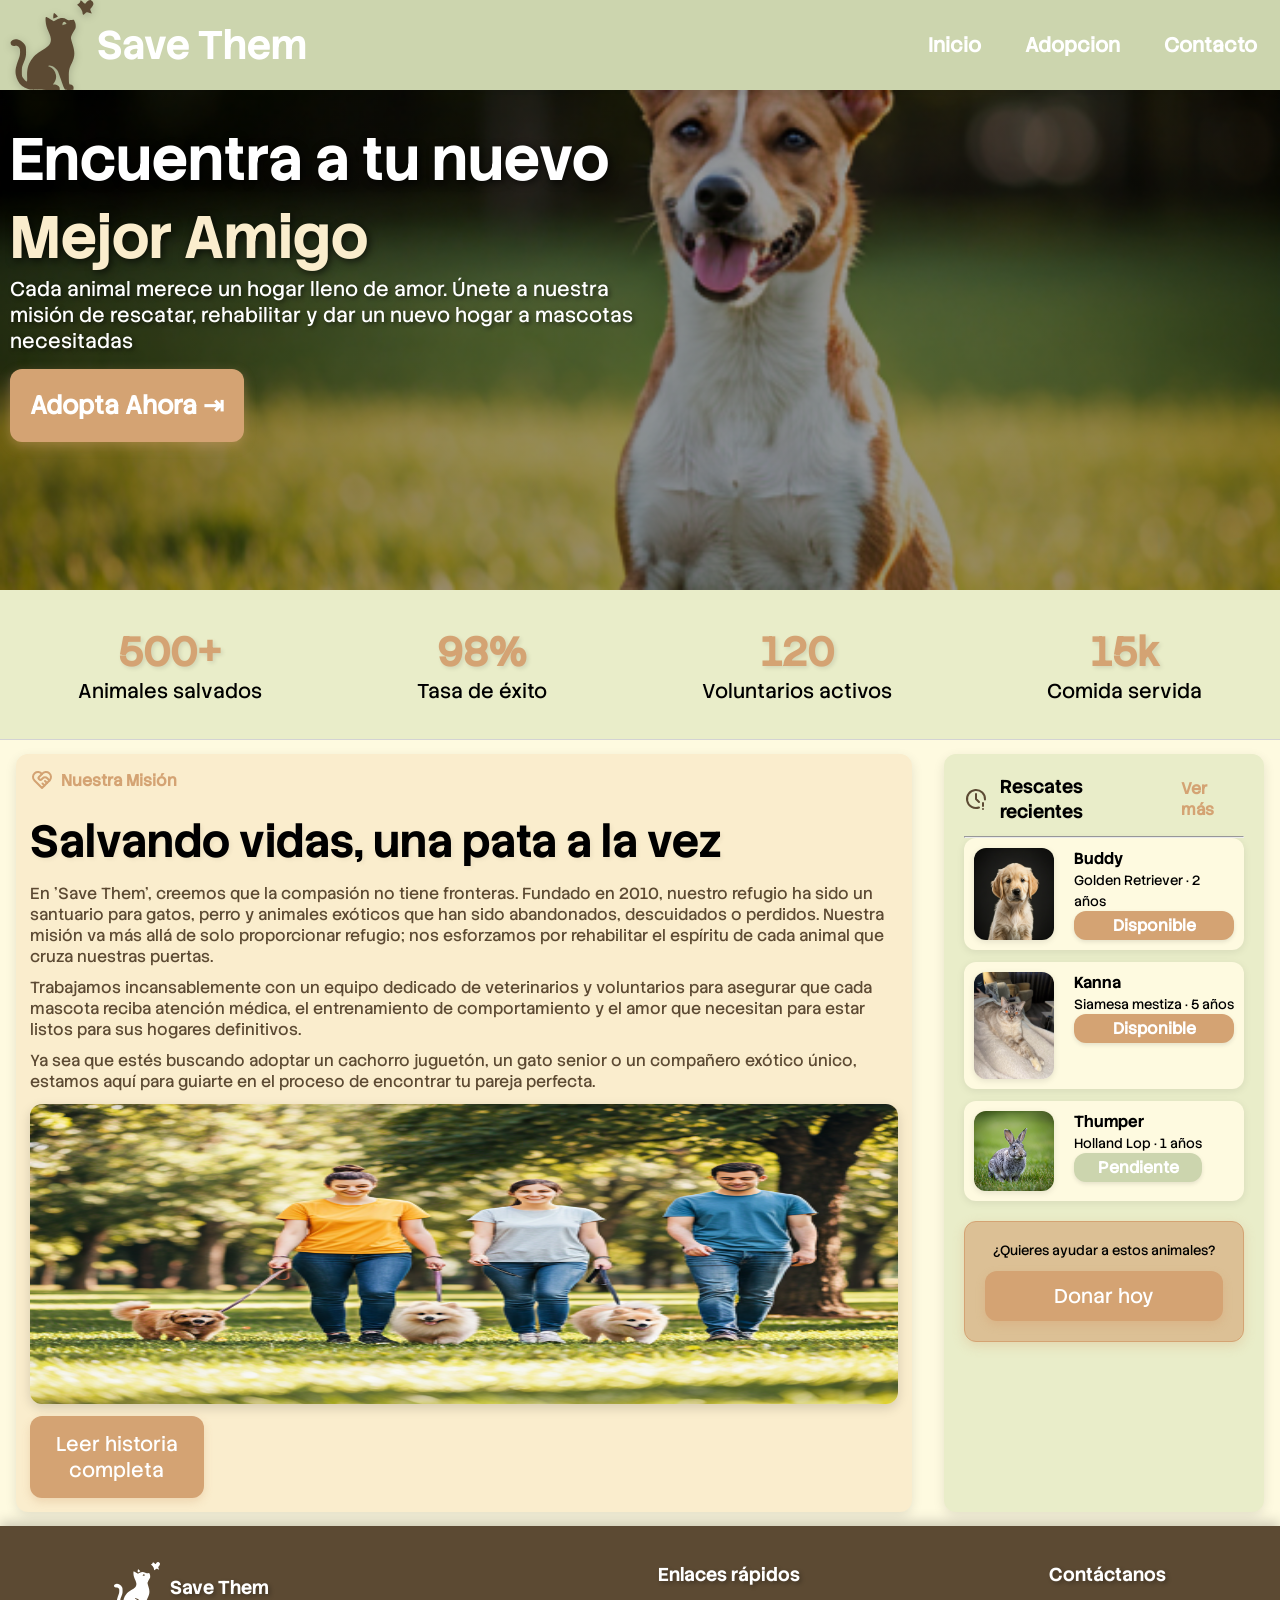
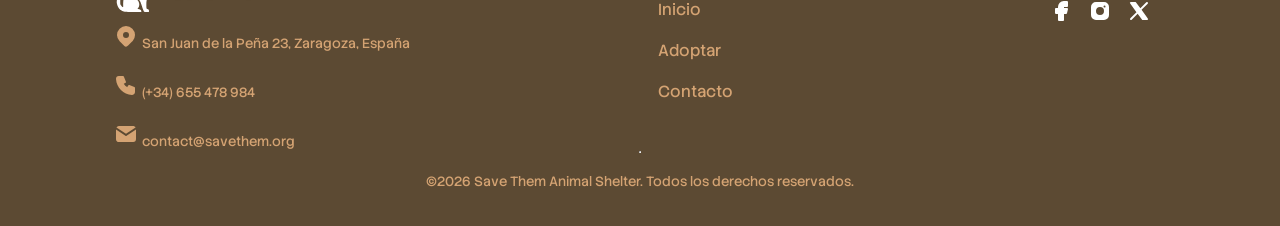
<file: index.html>
<!DOCTYPE html>
<html lang="en">

<head>
  <meta charset="UTF-8">
  <meta name="viewport" content="width=device-width, initial-scale=1.0">
  <link rel="shortcut icon" href="favicon.ico" type="image/x-icon">
  <title>Save Them | Inicio</title>
  <link rel="stylesheet" href="./css/styles.css">
  <script src="./js/menu.js" defer></script>
</head>

<body>
  <header>
    <div class="brand">
      <img src="assets/iconos/logo.svg" alt="Logo de la marca" id="logo">
      <p>Save Them</p>
    </div>
    <button class="hamburger" id="hamburger" aria-label="Menú">
      <span></span>
      <span></span>
      <span></span>
    </button>
    <nav class="nav" id="nav">
      <a href="index.html">Inicio</a>
      <a href="pages/adopcion.html">Adopcion</a>
      <a href="pages/contacto.html">Contacto</a>
    </nav>
  </header>

  <main>
    <section id="hero">
      <div class="title">
        <h1>Encuentra a tu nuevo</h1>
        <h1 id="hero-title-yellow">Mejor Amigo</h1>
      </div>
      <p>Cada animal merece un hogar lleno de amor. Únete a nuestra <br>
        misión de rescatar, rehabilitar y dar un nuevo hogar a mascotas <br>
        necesitadas</p>
      <button>Adopta Ahora &RightArrowBar;</button>
    </section>

    <section id="rates">
      <div class="rate">
        <p class="data">500+</p>
        <small>Animales salvados</small>
      </div>
      <div class="rate">
        <p class="data">98%</p>
        <small>Tasa de éxito</small>
      </div>
      <div class="rate">
        <p class="data">120</p>
        <small>Voluntarios activos</small>
      </div>
      <div class="rate">
        <p class="data">15k</p>
        <small>Comida servida</small>
      </div>
    </section>

    <section id="info">
      <article>
        <div id="article-head">
          <img src="assets/iconos/inicio/heart-handshake.svg" alt="Manos enlazadas">
          <p id="article-head-text">Nuestra Misión</p>
        </div>
        <h3 id="article-title">Salvando vidas, una pata a la vez</h3>
        <section id="article-text">
          <p>En 'Save Them', creemos que la compasión no tiene fronteras. Fundado en 2010, nuestro refugio ha 
            sido un santuario para gatos, perro y animales exóticos que han sido abandonados, descuidados o
            perdidos. Nuestra misión va más allá de solo proporcionar refugio; nos esforzamos por rehabilitar el 
            espíritu de cada animal que cruza nuestras puertas.</p>
          <p>Trabajamos incansablemente con un equipo dedicado de veterinarios y voluntarios para asegurar 
            que cada mascota reciba atención médica, el entrenamiento de comportamiento y el amor que 
            necesitan para estar listos para sus hogares definitivos.</p>
          <p>Ya sea que estés buscando adoptar un cachorro juguetón, un gato senior o un compañero exótico 
            único, estamos aquí para guiarte en el proceso de encontrar tu pareja perfecta.</p>
        </section>
        <img src="assets/imagenes/paseando-perros.png" alt="Tres personas paseando a sus perros" id="img-perros-paseando">
        <button>Leer historia completa</button>
      </article>

      <aside>
        <div id="aside-header">
          <div>
            <img src="assets/iconos/inicio/clock-exclamation.svg" alt="Reloj con una exclamación">
            <h3>Rescates recientes</h3>
          </div>
          <a href="#">Ver más</a>
        </div>
        <hr>
        <div id="animales-aside">
          <div class="animales-aside-card">
            <img src="assets/imagenes/buddy.png" alt="Cachorro de golden retriever">
            <div class="animales-card-info">
              <h4 class="animal-card-name">Buddy</h4>
              <small class="animal-card-raza">Golden Retriever · 2 años</small>
              <div class="status" id="disponible">Disponible</div>
            </div>
          </div>

          <div class="animales-aside-card">
            <img src="assets/imagenes/kanna.jpg" alt="Gata siamesa">
            <div class="animales-card-info">
              <h4 class="animal-card-name">Kanna</h4>
              <small class="animal-card-raza">Siamesa mestiza · 5 años</small>
              <div class="status" id="disponible">Disponible</div>
            </div>
          </div>
          <div class="animales-aside-card">
            <img src="assets/imagenes/thumper.png" alt="Conejo">
            <div class="animales-card-info">
              <h4 class="animal-card-name">Thumper</h4>
              <small class="animal-card-raza">Holland Lop · 1 años</small>
              <div class="status" id="pendiente">Pendiente</div>
            </div>
          </div>
        </div>
        <div id="donate">
          <small>¿Quieres ayudar a estos animales?</small>
          <button>Donar hoy</button>
        </div>
      </aside>
    </section>

  </main>

  <footer>
    <div class="footer-sections">
      <div class="footer-section">
        <div class="footer-section-title">
          <img src="assets/iconos/logo.svg" alt="Logo de la empresa" id="logo-footer">
          <h3>Save Them</h3>
        </div>
        <div class="footer-section-details">
          <div class="footer-section-detail">
            <img src="assets/iconos/map-pin.svg" alt="Pin para mapas">
            <small class="footer-detail-text">San Juan de la Peña 23, Zaragoza, España</small>
          </div>
          <div class="footer-section-detail">
            <img src="assets/iconos/phone.svg" alt="Telefono">
            <small class="footer-detail-text">(+34) 655 478 984</small>
          </div>
          <div class="footer-section-detail">
            <img src="assets/iconos/mail.svg" alt="Icono de una carta">
            <small>contact@savethem.org</small>
          </div>
        </div>
      </div>

      <div class="footer-section">
        <div class="footer-section-title">
          <h3>Enlaces rápidos</h3>
        </div>
        <div class="footer-section-details">
          <a href="index.html">Inicio</a>
          <a href="pages/adopcion.html">Adoptar</a>
          <a href="pages/contacto.html">Contacto</a>
        </div>
      </div>

      <div class="footer-section">
        <div class="footer-section-title">
          <h3>Contáctanos</h3>
        </div>
        <div id="redes">
          <a href=""><img src="assets/iconos/brand-facebook.svg" alt="Icono de Facebook"></a>
          <a href=""><img src="assets/iconos/brand-instagram.svg" alt="Icono de Instagram"></a>
          <a href=""><img src="assets/iconos/brand-x.svg" alt="Icono de X"></a>
        </div>
      </div>
    </div>
    <hr>
    <small id="copy">&copy;2026 Save Them Animal Shelter. Todos los derechos reservados.</small>
  </footer>
</body>

</html>
</file>
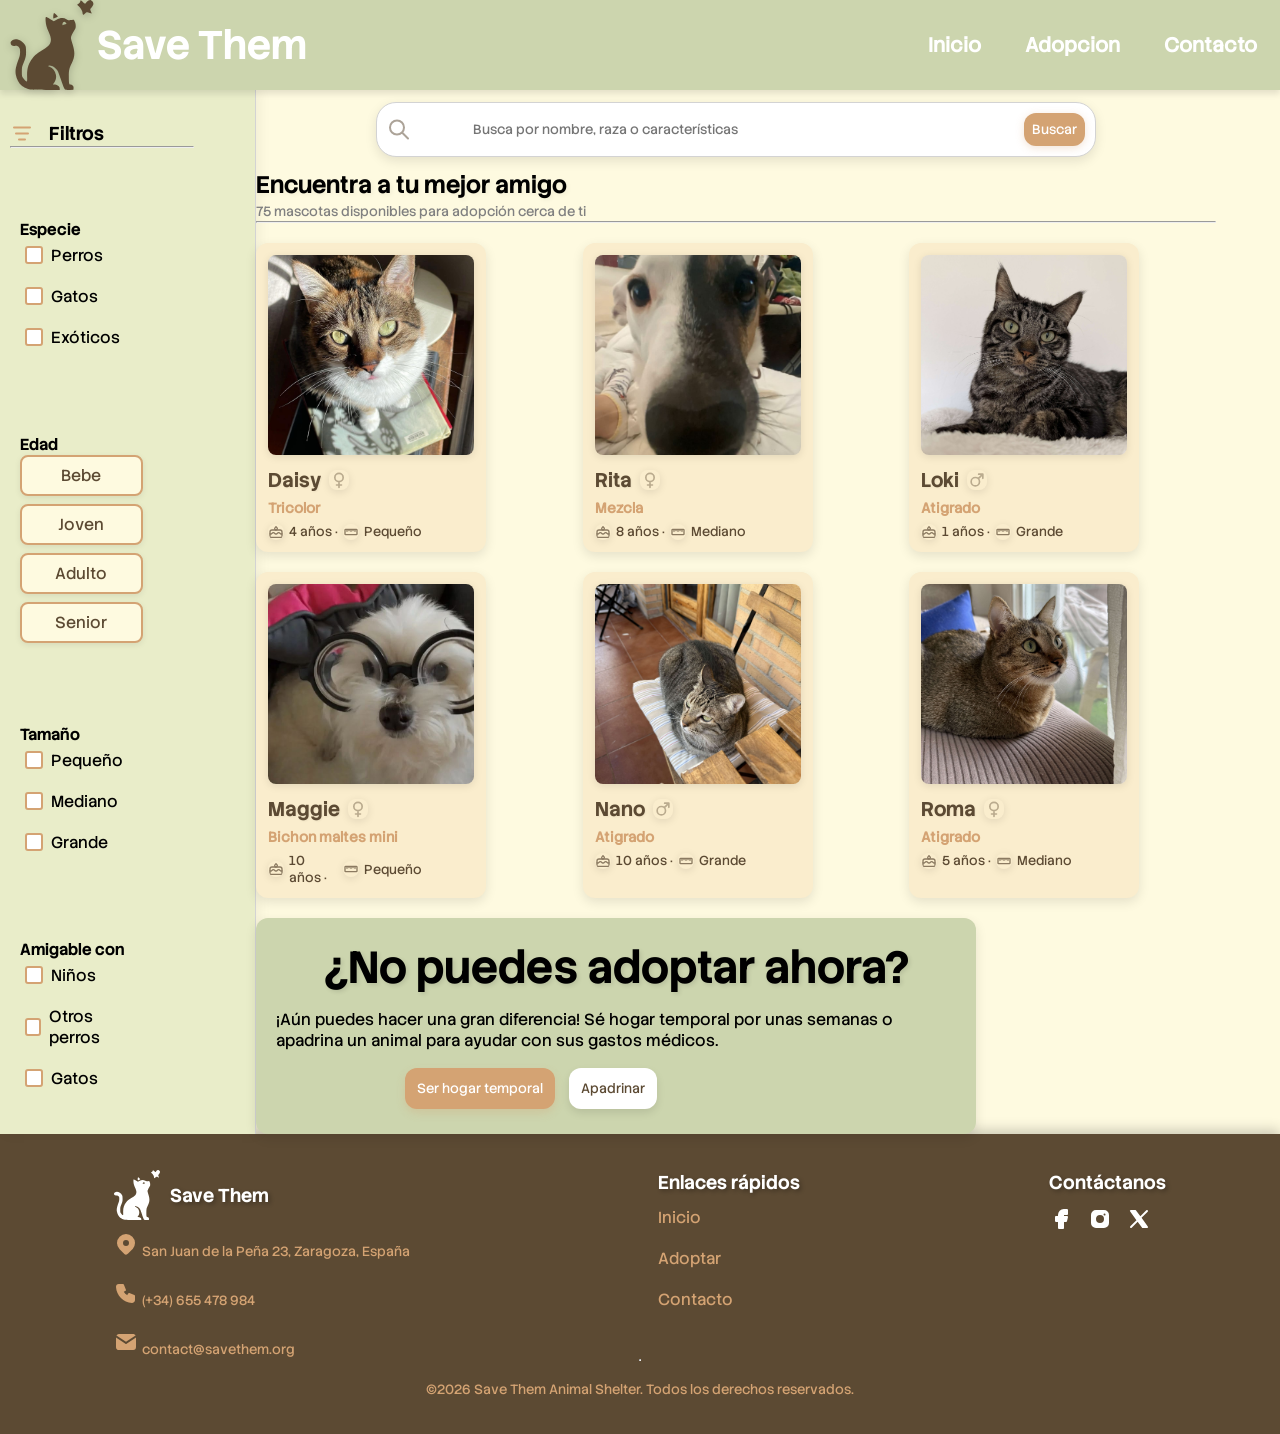
<file: pages/adopcion.html>
<!DOCTYPE html>
<html lang="en">

<head>
  <meta charset="UTF-8">
  <meta name="viewport" content="width=device-width, initial-scale=1.0">
  <link rel="stylesheet" href="../css/styles.css">
  <title>Save Them | Adopción</title>
  <script src="../js/menu.js" defer></script>
</head>

<body>
  <header>
    <div class="brand">
      <img src="../assets/iconos/logo.svg" alt="Logo de la marca" id="logo">
      <p>Save Them</p>
    </div>
    <button class="hamburger" id="hamburger" aria-label="Menú">
      <span></span>
      <span></span>
      <span></span>
    </button>
    <nav class="nav" id="nav">
      <a href="../index.html">Inicio</a>
      <a href="adopcion.html">Adopcion</a>
      <a href="contacto.html">Contacto</a>
    </nav>
  </header>

  <main id="adopcion-container">
    <aside id="filtros">
      <div id="filtros-header">
        <div id="filtros-title">
          <img src="../assets/iconos/adopcion/filter-2.svg" alt="Icono de para filtros">
          <h3 id="filtros-title-text">Filtros</h3>
        </div>
        <hr>
      </div>

      <div class="filtros-types" id="especie">
        <h4 class="filtros-type-title">Especie</h4>
        <div class="checkboxes">
          <label><input type="checkbox" name="especie" value="perros"> Perros</label>
          <label><input type="checkbox" name="especie" value="gatos"> Gatos</label>
          <label><input type="checkbox" name="especie" value="exoticos"> Exóticos</label>
        </div>
      </div>
      <div class="filtros-types" id="edad">
        <h4 class="filtros-type-title">Edad</h4>
        <div id="edades">
          <label class="edad-checkbox">
            <input type="checkbox" name="edad" value="bebe">
            <span class="edad-text">Bebe</span>
          </label>
          <label class="edad-checkbox">
            <input type="checkbox" name="edad" value="joven">
            <span class="edad-text">Joven</span>
          </label>
          <label class="edad-checkbox">
            <input type="checkbox" name="edad" value="adulto">
            <span class="edad-text">Adulto</span>
          </label>
          <label class="edad-checkbox">
            <input type="checkbox" name="edad" value="senior">
            <span class="edad-text">Senior</span>
          </label>
        </div>
      </div>
      <div class="filtros-types" id="size">
        <h4 class="filtros-type-title">Tamaño</h4>
        <div class="checkboxes">
          <label><input type="checkbox" name="size" value="pequeño"> Pequeño</label>
          <label><input type="checkbox" name="size" value="mediano"> Mediano</label>
          <label><input type="checkbox" name="size" value="grande"> Grande</label>
        </div>

      </div>
      <div class="filtros-types" id="amigable">
        <h4 class="filtros-type-title">Amigable con</h4>
        <div class="checkboxes">
          <label><input type="checkbox" name="amigable" value="niños"> Niños</label>
          <label><input type="checkbox" name="amigable" value="perros"> Otros perros</label>
          <label><input type="checkbox" name="amigable" value="gatos"> Gatos</label>
        </div>
      </div>
    </aside>

    <div id="search-container">
      <div id="search-bar">
        <img src="../assets/iconos/adopcion/search.svg" alt="Icono de Lupa para buscar">
        <input type="text" placeholder="Busca por nombre, raza o características">
        <button>Buscar</button>
      </div>
      <section>
        <div id="title">
          <h2>Encuentra a tu mejor amigo</h2>
          <small>75 mascotas disponibles para adopción cerca de ti</small>
        </div>
        <hr>
        <article id="animals-container">
          <div class="animal-card">
            <img src="../assets/imagenes/daisy.jpg" alt="Imagen de Daisy, gata tricolor">
            <div class="animal-info">
              <div class="animal-name-gender">
                <h4 class="animal-name">Daisy</h4>
                <img src="../assets/iconos/adopcion/gender-female.svg" alt="Icono de género hembra">
              </div>
              <small class="especie">Tricolor</small>
              <small class="animal-details"><img src="../assets/iconos/adopcion/cake.svg"
                  alt="Icono de una tarta de cumpleaños">4
                años · <img src="../assets/iconos/adopcion/ruler-3.svg"
                  alt="Icono de una regla para medir">Pequeño</small>
            </div>
          </div>
          <div class="animal-card">
            <img src="../assets/imagenes/rita.jpg" alt="Imagen de Rita, perro">
            <div class="animal-info">
              <div class="animal-name-gender">
                <h4 class="animal-name">Rita</h4>
                <img src="../assets/iconos/adopcion/gender-female.svg" alt="Icono de género hembra">
              </div>
              <small class="especie">Mezcla</small>
              <small class="animal-details"><img src="../assets/iconos/adopcion/cake.svg"
                  alt="Icono de una tarta de cumpleaños">8
                años · <img src="../assets/iconos/adopcion/ruler-3.svg"
                  alt="Icono de una regla para medir">Mediano</small>
            </div>
          </div>
          <div class="animal-card">
            <img src="../assets/imagenes/loki.jpg" alt="Imagen de Loki, gato atigrado">
            <div class="animal-info">
              <div class="animal-name-gender">
                <h4 class="animal-name">Loki</h4>
                <img src="../assets/iconos/adopcion/gender-male.svg" alt="Icono de género macho">
              </div>
              <small class="especie">Atigrado</small>
              <small class="animal-details"><img src="../assets/iconos/adopcion/cake.svg"
                  alt="Icono de una tarta de cumpleaños">1
                años · <img src="../assets/iconos/adopcion/ruler-3.svg"
                  alt="Icono de una regla para medir">Grande</small>
            </div>
          </div>
          <div class="animal-card">
            <img src="../assets/imagenes/maggie.jpg" alt="Imagen de Maggie, bichon maltes mini">
            <div class="animal-info">
              <div class="animal-name-gender">
                <h4 class="animal-name">Maggie</h4>
                <img src="../assets/iconos/adopcion/gender-female.svg" alt="Icono de género hembra">
              </div>
              <small class="especie">Bichon maltes mini</small>
              <small class="animal-details"><img src="../assets/iconos/adopcion/cake.svg"
                  alt="Icono de una tarta de cumpleaños">10
                años · <img src="../assets/iconos/adopcion/ruler-3.svg"
                  alt="Icono de una regla para medir">Pequeño</small>
            </div>
          </div>
          <div class="animal-card">
            <img src="../assets/imagenes/nano.jpg" alt="Imagen de Nano, gato atigrado">
            <div class="animal-info">
              <div class="animal-name-gender">
                <h4 class="animal-name">Nano</h4>
                <img src="../assets/iconos/adopcion/gender-male.svg" alt="Icono de género macho">
              </div>
              <small class="especie">Atigrado</small>
              <small class="animal-details"><img src="../assets/iconos/adopcion/cake.svg"
                  alt="Icono de una tarta de cumpleaños">10
                años · <img src="../assets/iconos/adopcion/ruler-3.svg"
                  alt="Icono de una regla para medir">Grande</small>
            </div>
          </div>
          <div class="animal-card">
            <img src="../assets/imagenes/roma.jpg" alt="Imagen de Roma, gato atigrado">
            <div class="animal-info">
              <div class="animal-name-gender">
                <h4 class="animal-name">Roma</h4>
                <img src="../assets/iconos/adopcion/gender-female.svg" alt="Icono de género hembra">
              </div>
              <small class="especie">Atigrado</small>
              <small class="animal-details"><img src="../assets/iconos/adopcion/cake.svg"
                  alt="Icono de una tarta de cumpleaños">5
                años · <img src="../assets/iconos/adopcion/ruler-3.svg"
                  alt="Icono de una regla para medir">Mediano</small>
            </div>
          </div>
        </article>

        <div id="cant-adopt">
          <h4>¿No puedes adoptar ahora?</h4>
          <p>¡Aún puedes hacer una gran diferencia! Sé hogar temporal por unas semanas o <br>
            apadrina un animal para ayudar con sus gastos médicos.</p>
          <div>
            <button class="button-adopt">Ser hogar temporal</button>
            <button class="button-adopt" id="apadrinar">Apadrinar</button>
          </div>
        </div>
      </section>
    </div>
  </main>

  <footer>
    <div class="footer-sections">
      <div class="footer-section">
        <div class="footer-section-title">
          <img src="../assets/iconos/logo.svg" alt="Logo de la empresa" id="logo-footer">
          <h3>Save Them</h3>
        </div>
        <div class="footer-section-details">
          <div class="footer-section-detail">
            <img src="../assets/iconos/map-pin.svg" alt="Pin para mapas">
            <small class="footer-detail-text">San Juan de la Peña 23, Zaragoza, España</small>
          </div>
          <div class="footer-section-detail">
            <img src="../assets/iconos/phone.svg" alt="Telefono">
            <small class="footer-detail-text">(+34) 655 478 984</small>
          </div>
          <div class="footer-section-detail">
            <img src="../assets/iconos/mail.svg" alt="Icono de una carta">
            <small>contact@savethem.org</small>
          </div>
        </div>
      </div>

      <div class="footer-section">
        <div class="footer-section-title">
          <h3>Enlaces rápidos</h3>
        </div>
        <div class="footer-section-details">
          <a href="../index.html">Inicio</a>
          <a href="adopcion.html">Adoptar</a>
          <a href="contacto.html">Contacto</a>
        </div>
      </div>

      <div class="footer-section">
        <div class="footer-section-title">
          <h3>Contáctanos</h3>
        </div>
        <div id="redes">
          <a href=""><img src="../assets/iconos/brand-facebook.svg" alt="Icono de Facebook"></a>
          <a href=""><img src="../assets/iconos/brand-instagram.svg" alt="Icono de Instagram"></a>
          <a href=""><img src="../assets/iconos/brand-x.svg" alt="Icono de X"></a>
        </div>
      </div>
    </div>
    <hr>
    <small id="copy">&copy;2026 Save Them Animal Shelter. Todos los derechos reservados.</small>
  </footer>
</body>

</html>
</file>
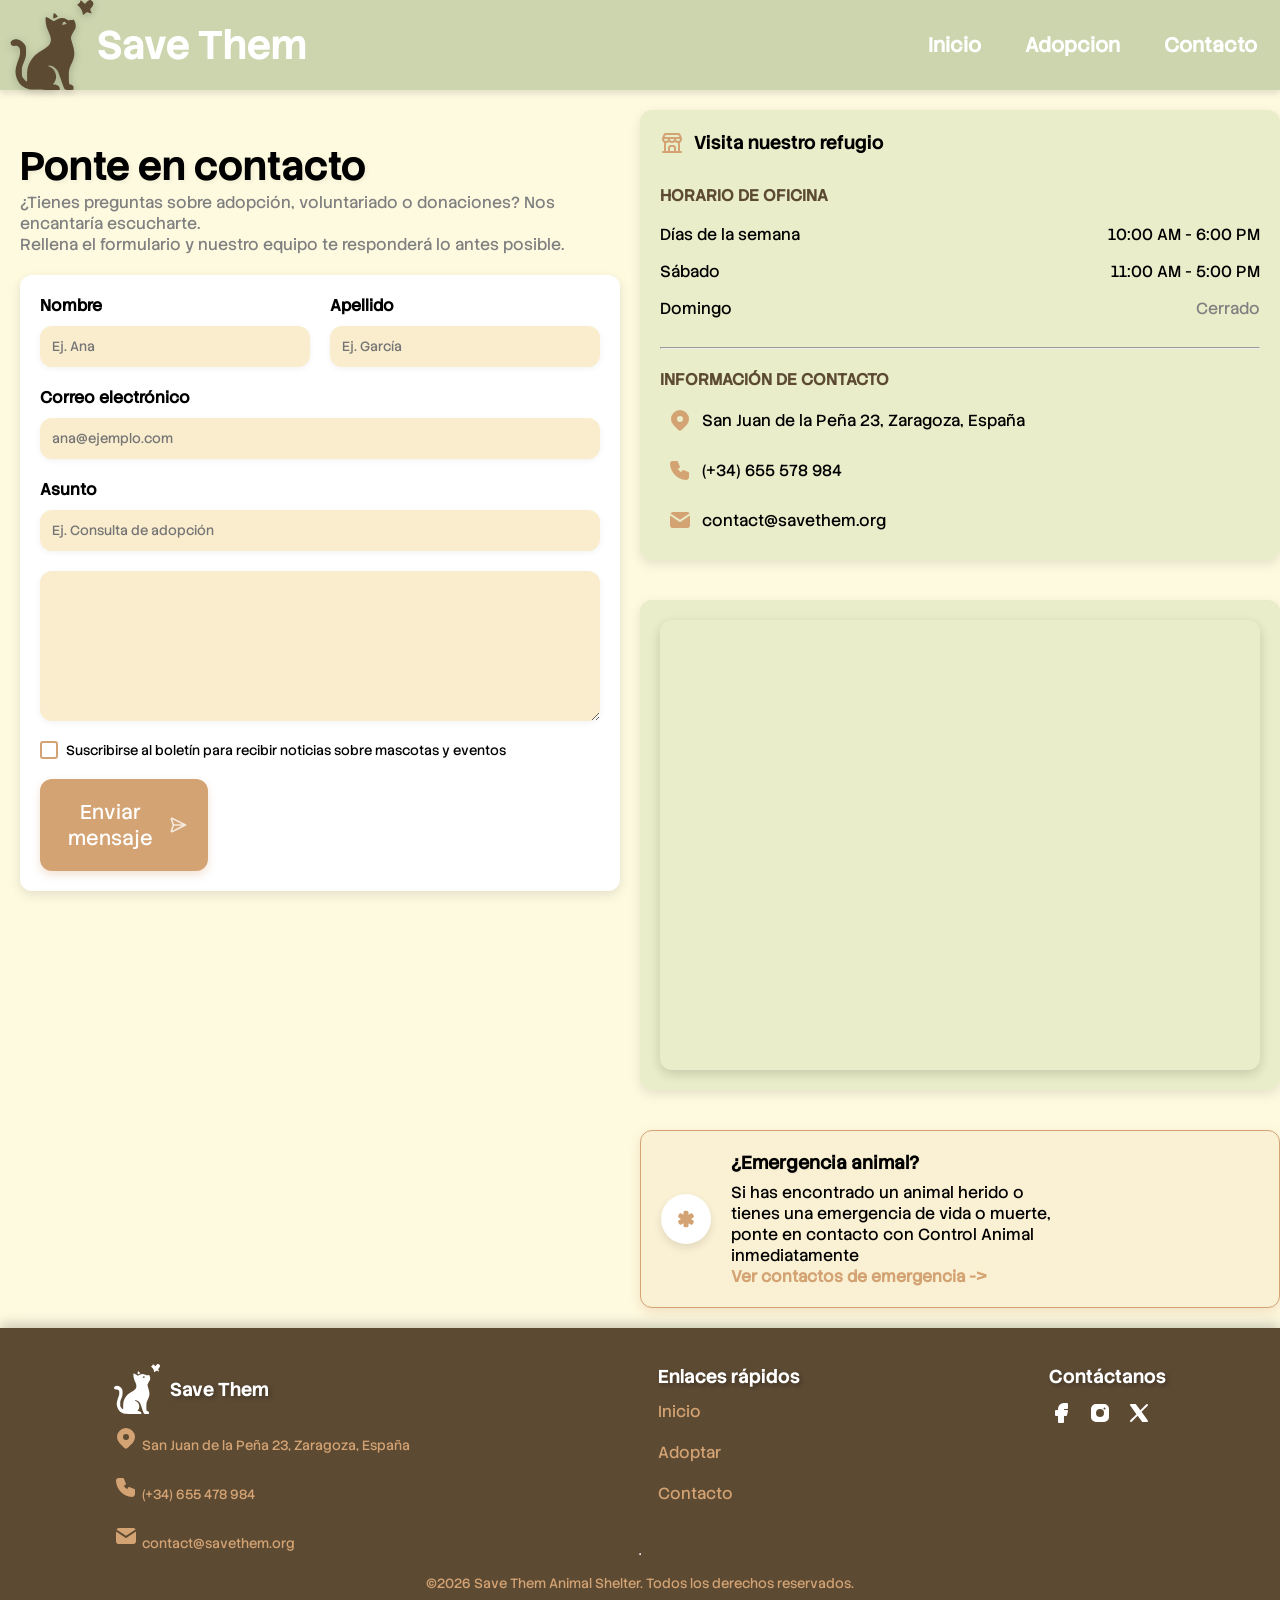
<file: pages/contacto.html>
<!DOCTYPE html>
<html lang="en">

<head>
  <meta charset="UTF-8">
  <meta name="viewport" content="width=device-width, initial-scale=1.0">
  <link rel="stylesheet" href="../css/styles.css">
  <title>Save Them | Contacto</title>
  <script src="../js/menu.js" defer></script>
</head>

<body>
  <header>
    <div class="brand">
      <img src="../assets/iconos/logo.svg" alt="Logo de la marca" id="logo">
      <p>Save Them</p>
    </div>
    <button class="hamburger" id="hamburger" aria-label="Menú">
      <span></span>
      <span></span>
      <span></span>
    </button>
    <nav class="nav" id="nav">
      <a href="../index.html">Inicio</a>
      <a href="adopcion.html">Adopcion</a>
      <a href="contacto.html">Contacto</a>
    </nav>
  </header>
  <main id="contacto-main">
    <section id="contacto">
      <div id="contacto-header">
        <h1>Ponte en contacto</h1>
        <p>¿Tienes preguntas sobre adopción, voluntariado o donaciones? Nos encantaría escucharte. <br>
          Rellena el formulario y nuestro equipo te responderá lo antes posible.</p>
      </div>
      <div id="contact-form">
        <div id="name-surname">
          <div class="form-data">
            <label for="name">Nombre</label>
            <input type="text" placeholder="Ej. Ana">
          </div>
          <div class="form-data">
            <label for="surname">Apellido</label>
            <input type="text" placeholder="Ej. García">
          </div>
        </div>
        <div class="form-data">
          <label for="email">Correo electrónico</label>
          <input type="email" placeholder="ana@ejemplo.com">
        </div>
        <div class="form-data">
          <label for="asunto">Asunto</label>
          <input type="text" placeholder="Ej. Consulta de adopción">
        </div>

        <textarea name="mensaje" id="mensaje"></textarea>
        <div id="letra-small">
          <input type="checkbox">
          <small>Suscribirse al boletín para recibir noticias sobre mascotas y eventos</small>
        </div>

        <button>Enviar mensaje <img src="../assets/iconos/contacto/send-2.svg" alt="Icono de enviar"
            id="btn-enviar"></button>
      </div>
    </section>
    <aside id="aside-contacto">
      <div class="aside-divs">
        <div class="aside-div-title">
          <img src="../assets/iconos/contacto/building-store.svg" alt="Icono de una tienda">
          <h3>Visita nuestro refugio</h3>
        </div>
        <div id="horario">
          <p class="div-title">HORARIO DE OFICINA</p>
          <div class="dias-semana">
            <p>Días de la semana</p>
            <p>10:00 AM - 6:00 PM</p>
          </div>
          <div class="dias-semana">
            <p>Sábado</p>
            <p>11:00 AM - 5:00 PM</p>
          </div>
          <div class="dias-semana">
            <p>Domingo</p>
            <p id="closed">Cerrado</p>
          </div>
        </div>
        <hr>
        <div id="contact-info">
          <p class="div-title">INFORMACIÓN DE CONTACTO</p>
          <div class="contact-info-data">
            <img src="../assets/iconos/map-pin.svg" alt="Icono de pin de mapa">
            <p>San Juan de la Peña 23, Zaragoza, España</p>
          </div>
          <div class="contact-info-data">
            <img src="../assets/iconos/phone.svg" alt="Icono de teléfono">
            <p>(+34) 655 578 984</p>
          </div>
          <div class="contact-info-data">
            <img src="../assets/iconos/mail.svg" alt="Icono de carta">
            <p>contact@savethem.org</p>
          </div>
        </div>
      </div>
      <div class="aside-divs">
        <iframe
          src="https://www.google.com/maps/embed?pb=!1m18!1m12!1m3!1d4110.00800329612!2d-0.8731859231521241!3d41.66375647880594!2m3!1f0!2f0!3f0!3m2!1i1024!2i768!4f13.1!3m3!1m2!1s0xd5914896db7c7b9%3A0x414332bbfada652!2sAv.%20de%20San%20Juan%20de%20la%20Pe%C3%B1a%2C%2023C%2C%2050015%20Zaragoza!5e1!3m2!1ses!2ses!4v1771076299179!5m2!1ses!2ses"
          width="600" height="450" style="border:0;" allowfullscreen="" loading="lazy"
          referrerpolicy="no-referrer-when-downgrade"></iframe>
      </div>
      <div class="aside-divs" id="emergencia">
        <img src="../assets/iconos/contacto/medical-cross.svg" alt="Cruz médica">
        <div>
          <p id="emergency-title">¿Emergencia animal?</p>
          <p>Si has encontrado un animal herido o <br>
            tienes una emergencia de vida o muerte, <br>
            ponte en contacto con Control Animal <br>
            inmediatamente</p>
          <a href="">Ver contactos de emergencia -></a>
        </div>
      </div>
    </aside>
  </main>

  <footer>
    <div class="footer-sections">
      <div class="footer-section">
        <div class="footer-section-title">
          <img src="../assets/iconos/logo.svg" alt="Logo de la empresa" id="logo-footer">
          <h3>Save Them</h3>
        </div>
        <div class="footer-section-details">
          <div class="footer-section-detail">
            <img src="../assets/iconos/map-pin.svg" alt="Pin para mapas">
            <small class="footer-detail-text">San Juan de la Peña 23, Zaragoza, España</small>
          </div>
          <div class="footer-section-detail">
            <img src="../assets/iconos/phone.svg" alt="Telefono">
            <small class="footer-detail-text">(+34) 655 478 984</small>
          </div>
          <div class="footer-section-detail">
            <img src="../assets/iconos/mail.svg" alt="Icono de una carta">
            <small>contact@savethem.org</small>
          </div>
        </div>
      </div>

      <div class="footer-section">
        <div class="footer-section-title">
          <h3>Enlaces rápidos</h3>
        </div>
        <div class="footer-section-details">
          <a href="../index.html">Inicio</a>
          <a href="adopcion.html">Adoptar</a>
          <a href="contacto.html">Contacto</a>
        </div>
      </div>

      <div class="footer-section">
        <div class="footer-section-title">
          <h3>Contáctanos</h3>
        </div>
        <div id="redes">
          <a href=""><img src="../assets/iconos/brand-facebook.svg" alt="Icono de Facebook"></a>
          <a href=""><img src="../assets/iconos/brand-instagram.svg" alt="Icono de Instagram"></a>
          <a href=""><img src="../assets/iconos/brand-x.svg" alt="Icono de X"></a>
        </div>
      </div>
    </div>
    <hr>
    <small id="copy">&copy;2026 Save Them Animal Shelter. Todos los derechos reservados.</small>
  </footer>
</body>

</html>
</file>
<file: css/styles.css>
@font-face {
  font-family: "Stack Sans Headline";
  src: url("../assets/fonts/StackSansHeadline-VariableFont_wght.ttf")
    format("truetype");
  font-weight: bold;
  font-style: normal;
}

@font-face {
  font-family: "Stack Sans Text";
  src: url("../assets/fonts/StackSansText-VariableFont_wght.ttf")
    format("truetype");
  font-weight: normal;
  font-style: normal;
}

:root {
  --color-primary: #ccd5ae; /* Verde Salvia (Headers/Nav) */
  --color-secondary: #e9edc9; /* Beige verdoso (Aside/Secciones)*/
  --background-color: #fefae0; /* Crema (Fondo general)*/
  --card-background: #faedcd; /* Fondo de articles*/
  --accent: #d4a373; /*Botones/Links*/
  --text-color: #5c4a33; /* Marrón oscuro (Texto) */

  --font-title: "Stack Sans Headline", sans-serif;
  --font-body: "Stack Sans Text", sans-serif;
}

* {
  margin: 0;
  padding: 0;
  box-sizing: border-box;
}

body {
  font-family: var(--font-body);
}

h1,
h2,
h3,
h4,
h5,
h6 {
  font-family: var(--font-title);
}

p,
small,
label,
input,
textarea,
button,
a {
  font-family: var(--font-body);
}

/* Animaciones keyframes */
@keyframes fadeIn {
  from {
    opacity: 0;
    transform: translateY(20px);
  }
  to {
    opacity: 1;
    transform: translateY(0);
  }
}

@keyframes slideInLeft {
  from {
    opacity: 0;
    transform: translateX(-50px);
  }
  to {
    opacity: 1;
    transform: translateX(0);
  }
}

@keyframes slideInRight {
  from {
    opacity: 0;
    transform: translateX(50px);
  }
  to {
    opacity: 1;
    transform: translateX(0);
  }
}

@keyframes pulse {
  0%,
  100% {
    transform: scale(1);
  }
  50% {
    transform: scale(1.05);
  }
}

@keyframes float {
  0%,
  100% {
    transform: translateY(0);
  }
  50% {
    transform: translateY(-10px);
  }
}

input[type="checkbox"] {
  appearance: none;
  -webkit-appearance: none;
  width: 18px;
  height: 18px;
  border: 2px solid var(--accent);
  border-radius: 3px;
  cursor: pointer;
  position: relative;
  background-color: white;
  transition: all 0.3s ease;
}

input[type="checkbox"]:hover {
  transform: scale(1.1);
  box-shadow: 0 2px 8px rgba(212, 163, 115, 0.3);
}

input[type="checkbox"]:checked {
  background-color: var(--accent);
  border-color: var(--accent);
  animation: pulse 0.3s ease;
}

input[type="checkbox"]:checked::after {
  content: "✓";
  position: absolute;
  color: white;
  font-size: 14px;
  font-weight: bold;
  top: 50%;
  left: 50%;
  transform: translate(-50%, -50%);
}

header {
  display: flex;
  justify-content: space-between;
  align-items: center;
  background-color: var(--color-primary);
  width: 100%;
  box-shadow: 0 4px 6px rgba(0, 0, 0, 0.1);
  position: sticky;
  top: 0;
  z-index: 1000;
  animation: slideInLeft 0.6s ease;
}

.brand {
  display: flex;
  justify-content: start;
  align-items: center;
  margin-left: 7px;
  animation: slideInLeft 0.8s ease;

  p {
    font-weight: 700;
    color: white;
    font-family: var(--font-title);
    font-size: 40px;
    transition: transform 0.3s ease;
  }
}

.brand:hover p {
  transform: scale(1.05);
}

#logo {
  width: 90px;
  height: 90px;
  transition: transform 0.3s ease;
  filter: drop-shadow(0 2px 4px rgba(0, 0, 0, 0.2));
}

#logo:hover {
  transform: rotate(360deg) scale(1.1);
}

.nav {
  display: flex;
  justify-content: start;
  gap: 12px;
  margin-right: 7px;
  animation: slideInRight 0.8s ease;

  a {
    color: white;
    text-decoration: none;
    font-weight: 650;
    font-size: 20px;
    transition: all 0.3s ease;
    padding: 8px 16px;
    border-radius: 8px;
    position: relative;
  }

  a::after {
    content: "";
    position: absolute;
    bottom: 0;
    left: 50%;
    width: 0;
    height: 2px;
    background-color: white;
    transition: all 0.3s ease;
    transform: translateX(-50%);
  }

  a:hover {
    background-color: rgba(255, 255, 255, 0.1);
    transform: translateY(-2px);
  }

  a:hover::after {
    width: 80%;
  }
}

#hero {
  background-image:
    linear-gradient(rgba(0, 0, 0, 0.4), rgba(0, 0, 0, 0.4)),
    url("../assets/imagenes/hero.png");
  background-size: cover;
  background-position: center;
  background-repeat: no-repeat;
  min-height: 500px;
  padding-left: 10px;
  animation: fadeIn 1s ease;

  p {
    color: white;
    font-size: 20px;
    font-weight: 500;
    font-family: var(--font-body);
    animation: fadeIn 1.2s ease;
    text-shadow: 2px 2px 4px rgba(0, 0, 0, 0.5);
  }

  button {
    margin-top: 15px;
    background-color: var(--accent);
    color: white;
    padding: 20px;
    border: none;
    border-radius: 12px;
    font-size: 25px;
    font-weight: 800;
    cursor: pointer;
    transition: all 0.3s ease;
    box-shadow: 0 4px 12px rgba(212, 163, 115, 0.4);
    animation: fadeIn 1.4s ease;
  }

  button:hover {
    transform: translateY(-3px);
    box-shadow: 0 8px 20px rgba(212, 163, 115, 0.6);
    background-color: #c89563;
  }

  button:active {
    transform: translateY(-1px);
  }
}

.title {
  display: flex;
  flex-direction: column;
  color: white;
  font-size: 40px;
  font-weight: 800px;
  padding-top: 30px;
  animation: slideInLeft 0.8s ease;
}

.title h1:first-of-type {
  text-wrap: wrap;
  text-shadow: 2px 2px 8px rgba(0, 0, 0, 0.7);
}
#hero-title-yellow {
  color: var(--card-background);
  animation: slideInLeft 1s ease;
  text-shadow: 2px 2px 8px rgba(0, 0, 0, 0.7);
}

#rates {
  display: flex;
  justify-content: space-around;
  align-items: center;
  background-color: var(--color-secondary);
  min-height: 150px;
  border-bottom: 1px solid lightgray;
  box-shadow: 0 4px 6px rgba(0, 0, 0, 0.05);
}

.rate {
  display: flex;
  flex-direction: column;
  align-items: center;
  animation: fadeIn 1s ease;
  transition: transform 0.3s ease;
  padding: 20px;
  border-radius: 12px;

  p {
    font-size: 40px;
    color: var(--accent);
    font-weight: 600;
    text-shadow: 2px 2px 4px rgba(0, 0, 0, 0.1);
  }

  small {
    font-size: 20px;
  }
}

.rate:hover {
  transform: translateY(-5px);
  background-color: rgba(204, 213, 174, 0.3);
}

#info {
  background-color: var(--background-color);
  display: flex;
  justify-content: space-around;

  article {
    padding: 14px;
    margin: 14px;
    background-color: var(--card-background);
    border-radius: 12px;
    width: 70%;
    display: flex;
    flex-direction: column;
    gap: 12px;
    animation: slideInLeft 0.8s ease;
    box-shadow: 0 4px 12px rgba(0, 0, 0, 0.1);
    transition: box-shadow 0.3s ease;

    button {
      width: 20%;
      border: none;
      background-color: var(--accent);
      padding: 15px;
      color: white;
      font-size: 20px;
      border-radius: 12px;
      cursor: pointer;
      transition: all 0.3s ease;
      box-shadow: 0 4px 8px rgba(212, 163, 115, 0.3);
    }

    button:hover {
      transform: translateY(-3px);
      box-shadow: 0 6px 16px rgba(212, 163, 115, 0.5);
      background-color: #c89563;
    }
  }

  article:hover {
    box-shadow: 0 8px 24px rgba(0, 0, 0, 0.15);
  }

  aside {
    padding: 20px;
    margin: 14px;
    background-color: var(--color-secondary);
    border-radius: 12px;
    width: 25%;
    animation: slideInRight 0.8s ease;
    box-shadow: 0 4px 12px rgba(0, 0, 0, 0.1);
    transition: box-shadow 0.3s ease;

    hr {
      color: lightgray;
    }
  }

  aside:hover {
    box-shadow: 0 8px 24px rgba(0, 0, 0, 0.15);
  }
}

#article-head {
  display: flex;
  align-items: center;
  gap: 7px;
  margin-bottom: 8px;
  animation: fadeIn 1s ease;

  img {
    transition: transform 0.3s ease;
  }

  img:hover {
    transform: rotate(360deg);
  }

  p {
    color: var(--accent);
    font-weight: 600;
  }
}

#article-title {
  font-size: 45px;
  animation: fadeIn 1.2s ease;
  text-shadow: 2px 2px 4px rgba(0, 0, 0, 0.05);
}

#article-text {
  color: var(--text-color);
  display: flex;
  flex-direction: column;
  gap: 10px;
  animation: fadeIn 1.4s ease;
}

#img-perros-paseando {
  max-height: 300px;
  border-radius: 12px;
  transition: transform 0.3s ease;
  box-shadow: 0 4px 12px rgba(0, 0, 0, 0.15);
}

#img-perros-paseando:hover {
  transform: scale(1.05);
  box-shadow: 0 8px 24px rgba(0, 0, 0, 0.25);
}

#aside-header {
  display: flex;
  align-items: center;
  justify-content: space-between;
  gap: 12px;
  margin-bottom: 12px;
  animation: fadeIn 0.8s ease;

  div {
    display: flex;
    align-items: center;
    gap: 12px;
  }

  a {
    text-decoration: none;
    color: var(--accent);
    font-weight: 600;
    transition: all 0.3s ease;
    position: relative;
  }

  a::after {
    content: "→";
    position: absolute;
    right: -20px;
    opacity: 0;
    transition: all 0.3s ease;
  }

  a:hover {
    transform: translateX(-5px);
  }

  a:hover::after {
    opacity: 1;
    right: -25px;
  }
}

#animales-aside {
  display: flex;
  flex-direction: column;
  gap: 12px;
}

.animales-aside-card {
  display: flex;
  gap: 20px;
  background-color: var(--background-color);
  padding: 10px;
  border-radius: 12px;
  transition: all 0.3s ease;
  box-shadow: 0 2px 8px rgba(0, 0, 0, 0.08);
  animation: fadeIn 1s ease;

  img {
    width: 80px;
    border-radius: 12px;
    transition: transform 0.3s ease;
    box-shadow: 0 2px 6px rgba(0, 0, 0, 0.1);
  }
}

.animales-aside-card:hover {
  transform: translateX(5px);
  box-shadow: 0 4px 16px rgba(0, 0, 0, 0.15);
}

.animales-aside-card:hover img {
  transform: scale(1.1);
}

.status {
  border-radius: 12px;
  text-align: center;
  padding: 4px 8px;
  font-weight: 600;
  transition: all 0.3s ease;
  box-shadow: 0 2px 4px rgba(0, 0, 0, 0.1);
}

.status:hover {
  transform: scale(1.05);
}

#disponible {
  background-color: var(--accent);
  color: white;
}

#pendiente {
  background-color: var(--color-primary);
  color: white;
}

#donate {
  margin-top: 20px;
  text-align: center;
  background-color: rgba(212, 163, 115, 0.6);
  border: 1px solid var(--accent);
  border-radius: 12px;
  padding: 20px;
  display: flex;
  flex-direction: column;
  box-shadow: 0 4px 12px rgba(212, 163, 115, 0.3);
  animation: fadeIn 1.2s ease;
  transition: all 0.3s ease;

  button {
    background-color: var(--accent);
    border: none;
    margin-top: 12px;
    padding: 12px;
    border-radius: 12px;
    color: white;
    font-size: 20px;
    font-weight: 500;
    cursor: pointer;
    transition: all 0.3s ease;
    box-shadow: 0 4px 8px rgba(212, 163, 115, 0.4);
  }

  button:hover {
    transform: translateY(-3px);
    box-shadow: 0 6px 16px rgba(212, 163, 115, 0.6);
    background-color: #c89563;
  }
}

#donate:hover {
  box-shadow: 0 6px 20px rgba(212, 163, 115, 0.5);
  transform: translateY(-2px);
}

footer {
  display: flex;
  justify-content: center;
  align-items: center;
  flex-direction: column;
  width: 100%;
  background-color: var(--text-color);
  min-height: 300px;
  box-shadow: 0 -4px 12px rgba(0, 0, 0, 0.2);
  animation: fadeIn 1s ease;
}

.footer-sections {
  display: flex;
  justify-content: space-around;
  width: 100%;
  gap: 20px;
  animation: fadeIn 1.2s ease;
}

#logo-footer {
  filter: brightness(0) invert(1);
  height: 50px;
  transition: transform 0.3s ease;
}

#logo-footer:hover {
  transform: rotate(360deg) scale(1.1);
}

.footer-section-title {
  display: flex;
  color: white;
  gap: 10px;
  align-items: center;
  margin-bottom: 12px;
  text-shadow: 2px 2px 4px rgba(0, 0, 0, 0.3);
}

.footer-section-details {
  display: flex;
  flex-direction: column;
  gap: 20px;
  justify-content: center;
  color: var(--accent);

  a {
    text-decoration: none;
    color: var(--accent);
    transition: all 0.3s ease;
    position: relative;
  }

  a::before {
    content: "";
    position: absolute;
    bottom: -2px;
    left: 0;
    width: 0;
    height: 2px;
    background-color: var(--accent);
    transition: width 0.3s ease;
  }

  a:hover {
    transform: translateX(5px);
    color: #e5b484;
  }

  a:hover::before {
    width: 100%;
  }
}

#adopcion-container {
  display: flex;
  background-color: var(--background-color);

  div {
    width: 75%;
  }
}

#filtros {
  width: 20%;
  display: flex;
  flex-direction: column;
  justify-content: space-around;
  border-right: 1px solid lightgray;
  background-color: var(--color-secondary);
  padding-left: 10px;
  box-shadow: 4px 0 12px rgba(0, 0, 0, 0.05);
  animation: slideInLeft 0.6s ease;
}

#filtros-title {
  display: flex;
  justify-content: start;
  gap: 15px;
  animation: fadeIn 0.8s ease;
}

.filtros-types {
  display: flex;
  flex-direction: column;
  justify-content: center;
  animation: fadeIn 1s ease;
  padding: 10px;
  transition: background-color 0.3s ease;
  border-radius: 8px;
}

.filtros-types:hover {
  background-color: rgba(204, 213, 174, 0.3);
}
.checkboxes {
  display: flex;
  flex-direction: column;
  gap: 10px;
}

.checkboxes label {
  display: flex;
  align-items: center;
  gap: 8px;
  cursor: pointer;
  transition: all 0.3s ease;
  padding: 5px;
  border-radius: 6px;
}

.checkboxes label:hover {
  background-color: rgba(212, 163, 115, 0.1);
  transform: translateX(5px);
}

#edades {
  display: flex;
  justify-content: start;
  flex-direction: column;
  gap: 8px;
}

.edad-checkbox {
  display: flex;
  align-items: center;
  cursor: pointer;
  position: relative;
}

.edad-checkbox input[type="checkbox"] {
  position: absolute;
  opacity: 0;
  cursor: pointer;
}

.edad-checkbox .edad-text {
  padding: 8px 16px;
  border: 2px solid var(--accent);
  border-radius: 8px;
  background-color: var(--background-color);
  color: var(--text-color);
  font-weight: 500;
  transition: all 0.3s ease;
  width: 100%;
  text-align: center;
  box-shadow: 0 2px 6px rgba(0, 0, 0, 0.08);
}

.edad-checkbox:hover .edad-text {
  background-color: var(--card-background);
  transform: translateY(-2px);
  box-shadow: 0 4px 12px rgba(0, 0, 0, 0.12);
}

.edad-checkbox input[type="checkbox"]:checked + .edad-text {
  background-color: var(--accent);
  color: white;
  font-weight: 600;
  animation: pulse 0.3s ease;
}

#search-container {
  display: flex;
  flex-direction: column;
  align-items: center;
  animation: fadeIn 0.8s ease;
}

#search-bar {
  background-color: white;
  border: 1px solid lightgray;
  border-radius: 20px;
  display: flex;
  justify-content: space-between;
  padding: 10px;
  margin-bottom: 12px;
  margin-top: 12px;
  box-shadow: 0 4px 12px rgba(0, 0, 0, 0.1);
  transition: all 0.3s ease;

  input {
    border: none;
    width: 70%;
    outline: none;
  }

  button {
    border: none;
    border-radius: 12px;
    padding: 8px;
    color: white;
    background-color: var(--accent);
    cursor: pointer;
    transition: all 0.3s ease;
    box-shadow: 0 2px 8px rgba(212, 163, 115, 0.3);
  }

  button:hover {
    background-color: #c89563;
    transform: translateY(-2px);
    box-shadow: 0 4px 12px rgba(212, 163, 115, 0.5);
  }
}

#search-bar:hover {
  box-shadow: 0 6px 20px rgba(0, 0, 0, 0.15);
  transform: translateY(-2px);
}

#title {
  animation: fadeIn 1s ease;

  h2 {
    text-shadow: 2px 2px 4px rgba(0, 0, 0, 0.05);
  }

  small {
    font-weight: 100;
    color: gray;
  }
}

#animals-container {
  display: grid;
  grid-template-columns: repeat(3, 1fr);
  gap: 20px;
  padding: 20px 0;
}

.animal-card {
  display: flex;
  flex-direction: column;
  background-color: var(--card-background);
  border-radius: 12px;
  padding: 12px;
  transition: all 0.3s ease;
  cursor: pointer;
  box-shadow: 0 4px 12px rgba(0, 0, 0, 0.1);
  animation: fadeIn 0.8s ease;
}

.animal-card:hover {
  transform: translateY(-8px);
  box-shadow: 0 12px 28px rgba(0, 0, 0, 0.2);
}

.animal-card img {
  width: 100%;
  height: 200px;
  object-fit: cover;
  border-radius: 8px;
  margin-bottom: 12px;
  transition: transform 0.3s ease;
  box-shadow: 0 2px 8px rgba(0, 0, 0, 0.1);
}

.animal-card:hover img {
  transform: scale(1.05);
}

.animal-info {
  display: flex;
  flex-direction: column;
  gap: 6px;
  align-items: flex-start;
}

.animal-name-gender {
  display: flex;
  align-items: center;
  gap: 8px;
  justify-content: flex-start;
  width: 100%;
}

.animal-name-gender img {
  width: 20px;
  height: 20px;
  margin: 0;
  transition: transform 0.3s ease;
}

.animal-card:hover .animal-name-gender img {
  transform: rotate(360deg);
}

.animal-name {
  font-size: 20px;
  font-weight: 600;
  color: var(--text-color);
  text-shadow: 1px 1px 2px rgba(0, 0, 0, 0.05);
}

.especie {
  color: var(--accent);
  font-weight: 600;
  font-size: 14px;
}

.animal-details {
  display: flex;
  align-items: center;
  gap: 5px;
  color: var(--text-color);
  font-size: 13px;
}

.animal-details img {
  width: 16px;
  height: 16px;
  margin: 0;
}

#cant-adopt {
  background-color: var(--color-primary);
  border-radius: 12px;
  padding: 20px;
  text-align: center;
  box-shadow: 0 4px 12px rgba(0, 0, 0, 0.1);
  animation: fadeIn 1.2s ease;
  transition: all 0.3s ease;

  h4 {
    font-size: 45px;
    text-shadow: 2px 2px 4px rgba(0, 0, 0, 0.1);
  }

  p {
    text-align: left;
    margin-top: 12px;
    margin-bottom: 12px;
  }
}

#cant-adopt:hover {
  box-shadow: 0 8px 24px rgba(0, 0, 0, 0.15);
  transform: translateY(-5px);
}

.button-adopt {
  background-color: var(--accent);
  color: white;
  padding: 12px;
  border: none;
  border-radius: 12px;
  cursor: pointer;
  transition: all 0.3s ease;
  box-shadow: 0 4px 8px rgba(212, 163, 115, 0.3);
  margin: 5px;
}

.button-adopt:hover {
  transform: translateY(-3px);
  box-shadow: 0 6px 16px rgba(212, 163, 115, 0.5);
  background-color: #c89563;
}

#apadrinar {
  background-color: white;
  color: var(--text-color);
  align-self: center;
  box-shadow: 0 4px 8px rgba(0, 0, 0, 0.1);
}

#apadrinar:hover {
  background-color: var(--card-background);
}

#contacto-main {
  background-color: var(--background-color);
  display: flex;
}

#contacto {
  display: flex;
  flex-direction: column;
  gap: 20px;
  margin-left: 20px;
  width: 60%;
  margin-top: 50px;
  animation: slideInLeft 0.8s ease;
}

#contacto-header {
  animation: fadeIn 1s ease;

  h1 {
    font-size: 40px;
    text-shadow: 2px 2px 4px rgba(0, 0, 0, 0.05);
  }

  p {
    color: gray;
  }
}

#contact-form {
  background-color: white;
  padding: 20px;
  border-radius: 12px;
  margin-right: 20px;
  display: flex;
  flex-direction: column;

  gap: 20px;
  box-shadow: 0 4px 12px rgba(0, 0, 0, 0.1);
  animation: fadeIn 1.2s ease;
  transition: box-shadow 0.3s ease;

  button {
    background-color: var(--accent);
    display: flex;
    justify-content: center;
    align-items: center;
    gap: 8px;
    color: white;
    border: none;
    border-radius: 12px;
    width: 30%;
    padding: 20px;
    font-size: 20px;
    cursor: pointer;
    transition: all 0.3s ease;
    box-shadow: 0 4px 8px rgba(212, 163, 115, 0.3);
  }

  button:hover {
    transform: translateY(-3px);
    box-shadow: 0 6px 16px rgba(212, 163, 115, 0.5);
    background-color: #c89563;
  }
}

#contact-form:hover {
  box-shadow: 0 8px 24px rgba(0, 0, 0, 0.15);
}

#name-surname {
  display: flex;
  gap: 20px;
}

#name-surname .form-data {
  flex: 1;
}

.form-data {
  display: flex;
  flex-direction: column;
  gap: 10px;
  animation: fadeIn 1s ease;

  label {
    font-weight: 600;
  }

  input {
    width: 100%;
    border: none;
    background-color: var(--card-background);
    padding: 12px;
    border-radius: 12px;
    transition: all 0.3s ease;
    box-shadow: 0 2px 6px rgba(0, 0, 0, 0.05);
  }

  input:focus {
    outline: 2px solid var(--accent);
    transform: translateY(-2px);
    box-shadow: 0 4px 12px rgba(212, 163, 115, 0.2);
  }
}

textarea {
  width: 100%;
  min-height: 150px;
  border: none;
  background-color: var(--card-background);
  padding: 12px;
  border-radius: 12px;
  font-family: var(--font-body);
  resize: vertical;
  transition: all 0.3s ease;
  box-shadow: 0 2px 6px rgba(0, 0, 0, 0.05);
}

textarea:focus {
  outline: 2px solid var(--accent);
  transform: translateY(-2px);
  box-shadow: 0 4px 12px rgba(212, 163, 115, 0.2);
}

#aside-contacto {
  display: flex;
  flex-direction: column;
  gap: 40px;
  margin-top: 20px;
  animation: slideInRight 0.8s ease;
}
.aside-divs {
  display: flex;
  flex-direction: column;
  background-color: var(--color-secondary);
  border-radius: 12px;
  padding: 20px;
  gap: 20px;
  box-shadow: 0 4px 12px rgba(0, 0, 0, 0.1);
  animation: fadeIn 1s ease;
  transition: all 0.3s ease;

  iframe {
    border-radius: 12px;
    box-shadow: 0 4px 12px rgba(0, 0, 0, 0.15);
  }
}

.aside-divs:hover {
  box-shadow: 0 8px 24px rgba(0, 0, 0, 0.15);
  transform: translateY(-5px);
}

.aside-div-title {
  display: flex;
  justify-content: start;
  gap: 10px;
  align-items: center;

  img {
    transition: transform 0.3s ease;
  }
}

.aside-div-title:hover img {
  transform: rotate(360deg);
}

#horario {
  margin-top: 10px;
  animation: fadeIn 1.2s ease;
}

.dias-semana {
  display: flex;
  justify-content: space-between;
  padding: 8px 0;
  transition: all 0.3s ease;
  border-radius: 6px;
}

.dias-semana:hover {
  background-color: rgba(204, 213, 174, 0.3);
  padding-left: 10px;
}

#closed {
  color: gray;
}

.contact-info-data {
  margin-top: 10px;
  display: flex;
  justify-content: start;
  align-items: center;
  gap: 10px;
  transition: all 0.3s ease;
  padding: 8px;
  border-radius: 8px;
}

.contact-info-data:hover {
  background-color: rgba(204, 213, 174, 0.3);
  transform: translateX(5px);
}

#emergencia {
  background-color: #faf1d4;
  border: 1px solid var(--accent);
  border-radius: 12px;
  display: flex;
  flex-direction: row;
  align-items: center;
  gap: 20px;
  margin-bottom: 20px;
  padding: 20px;
  box-shadow: 0 4px 12px rgba(212, 163, 115, 0.3);
  transition: all 0.3s ease;
  animation: pulse 2s ease infinite;

  img {
    width: 50px;
    height: 50px;
    background-color: white;
    border-radius: 50%;
    padding: 15px;
    flex-shrink: 0;
    transition: transform 0.3s ease;
    box-shadow: 0 4px 8px rgba(0, 0, 0, 0.1);
  }

  a {
    text-decoration: none;
    color: var(--accent);
    font-weight: 600;
    transition: all 0.3s ease;
    position: relative;
  }

  a::after {
    content: "";
    position: absolute;
    bottom: -2px;
    left: 0;
    width: 0;
    height: 2px;
    background-color: var(--accent);
    transition: width 0.3s ease;
  }

  a:hover::after {
    width: 100%;
  }
}

#emergencia:hover {
  box-shadow: 0 8px 20px rgba(212, 163, 115, 0.5);
  transform: scale(1.02);
  animation: none;
}

#emergencia:hover img {
  transform: rotate(360deg) scale(1.1);
}

#emergency-title {
  font-weight: 600;
  font-size: 18px;
  margin-bottom: 8px;
  text-shadow: 1px 1px 2px rgba(0, 0, 0, 0.05);
}

#letra-small {
  display: flex;
  gap: 8px;
  align-items: center;
  animation: fadeIn 1.4s ease;
}

.footer-section-detail {
  transition: transform 0.3s ease;
}

.footer-section-detail:hover {
  transform: translateX(5px);
}

#redes {
  display: flex;
  gap: 15px;

  a {
    transition: transform 0.3s ease;
  }

  a:hover {
    transform: translateY(-5px) scale(1.2);
  }

  img {
    filter: brightness(0) invert(1);
    transition: filter 0.3s ease;
  }

  a:hover img {
    filter: brightness(0) invert(1)
      drop-shadow(0 0 8px rgba(255, 255, 255, 0.8));
  }
}

.div-title {
  font-weight: 700;
  color: var(--text-color);
  margin-bottom: 10px;
}

#closed {
  color: gray;
}

#copy {
  margin-top: 20px;
  color: var(--accent);
  animation: fadeIn 1.6s ease;
}

#btn-enviar {
  width: 20px;
  height: 20px;
  transition: transform 0.3s ease;
}

#contact-form button:hover img {
  transform: translateX(5px);
}

/* Estilos para menú hamburguesa */
.hamburger {
  display: none;
  flex-direction: column;
  background: none;
  border: none;
  cursor: pointer;
  padding: 10px;
  z-index: 1001;
  margin-right: 7px;
}

.hamburger span {
  width: 25px;
  height: 3px;
  background-color: white;
  margin: 3px 0;
  transition: all 0.3s ease;
  border-radius: 3px;
}

.hamburger.active span:nth-child(1) {
  transform: rotate(45deg) translate(8px, 8px);
}

.hamburger.active span:nth-child(2) {
  opacity: 0;
}

.hamburger.active span:nth-child(3) {
  transform: rotate(-45deg) translate(7px, -7px);
}

/* MEDIA QUERIES - RESPONSIVE DESIGN */

/* Tablets - Dispositivos medianos (768px - 1024px) */
@media screen and (max-width: 1024px) {
  /* Header */
  .brand p {
    font-size: 32px;
  }

  #logo {
    width: 70px;
    height: 70px;
  }

  .nav a {
    font-size: 18px;
  }

  /* Hero section */
  .title {
    font-size: 32px;
  }

  #hero p {
    font-size: 18px;
  }

  /* Info section */
  #info {
    flex-direction: column;
  }

  #info article {
    width: 95%;
  }

  #info aside {
    width: 95%;
  }

  #article-title {
    font-size: 36px;
  }

  /* Animals grid */
  #animals-container {
    grid-template-columns: repeat(2, 1fr);
  }

  /* Contacto */
  #contacto-main {
    flex-direction: column;
  }

  #contacto {
    width: 95%;
    margin-left: 2.5%;
  }

  #aside-contacto {
    width: 95%;
    margin-left: 2.5%;
    margin-bottom: 20px;
  }

  #contact-form button {
    width: 40%;
  }

  /* Footer */
  .footer-sections {
    flex-wrap: wrap;
    padding: 20px;
  }

  .footer-section {
    min-width: 250px;
  }
}

/* Móviles - Dispositivos pequeños (menos de 768px) */
@media screen and (max-width: 768px) {
  /* Header responsive */
  header {
    padding: 10px 0;
  }

  .hamburger {
    display: flex;
  }

  .nav {
    position: fixed;
    top: 70px;
    right: -100%;
    width: 70%;
    height: calc(100vh - 70px);
    background-color: var(--color-primary);
    flex-direction: column;
    padding: 20px;
    gap: 20px;
    transition: right 0.3s ease;
    box-shadow: -4px 0 12px rgba(0, 0, 0, 0.2);
    z-index: 999;
  }

  .nav.active {
    right: 0;
  }

  .nav a {
    font-size: 20px;
    padding: 15px;
    width: 100%;
    text-align: center;
    border-radius: 8px;
  }

  .brand p {
    font-size: 24px;
  }

  #logo {
    width: 50px;
    height: 50px;
  }

  /* Hero section */
  #hero {
    min-height: 400px;
    padding-left: 15px;
    padding-right: 15px;
  }

  .title {
    font-size: 24px;
    padding-top: 20px;
  }

  .title h1 {
    font-size: 28px;
  }

  #hero p {
    font-size: 16px;
  }

  #hero button {
    padding: 15px;
    font-size: 18px;
  }

  /* Rates section */
  #rates {
    flex-wrap: wrap;
    padding: 20px 10px;
  }

  .rate {
    width: 45%;
  }

  .rate p {
    font-size: 32px;
  }

  .rate small {
    font-size: 16px;
  }

  /* Info section */
  #info {
    flex-direction: column;
    padding: 10px;
  }

  #info article {
    width: 100%;
    margin: 10px 0;
  }

  #info article button {
    width: 100%;
    font-size: 18px;
  }

  #info aside {
    width: 100%;
    margin: 10px 0;
  }

  #article-title {
    font-size: 28px;
  }

  #article-text {
    font-size: 14px;
  }

  #img-perros-paseando {
    max-height: 200px;
  }

  /* Adopción - Filtros */
  #adopcion-container {
    flex-direction: column;
  }

  #filtros {
    width: 100%;
    border-right: none;
    border-bottom: 1px solid lightgray;
    padding: 15px;
  }

  #filtros-title img {
    width: 24px;
    height: 24px;
  }

  #adopcion-container > div {
    width: 100%;
  }

  #search-bar {
    flex-wrap: wrap;
    gap: 10px;
  }

  #search-bar img {
    width: 20px;
    height: 20px;
  }

  #search-bar input {
    width: 100%;
    order: 2;
  }

  #search-bar button {
    order: 3;
    width: 100%;
  }

  #animals-container {
    grid-template-columns: 1fr;
    padding: 15px;
  }

  .animal-card img {
    height: 250px;
  }

  .animal-name-gender img {
    width: 16px;
    height: 16px;
  }

  .animal-details {
    font-size: 12px;
  }

  .animal-details img {
    width: 14px;
    height: 14px;
  }

  #cant-adopt h4 {
    font-size: 32px;
  }

  /* Contacto */
  #contacto-main {
    flex-direction: column;
  }

  #contacto {
    width: 100%;
    margin: 15px 0;
    padding: 0 15px;
  }

  #contacto-header h1 {
    font-size: 28px;
  }

  #contact-form {
    margin-right: 0;
  }

  #contact-form button {
    width: 100%;
    font-size: 18px;
  }

  #name-surname {
    flex-direction: column;
  }

  #aside-contacto {
    width: 100%;
    padding: 0 15px;
    margin-bottom: 20px;
  }

  .aside-divs {
    padding: 15px;
  }

  .aside-divs iframe {
    width: 100%;
    height: 300px;
    max-width: 100%;
  }

  /* Footer */
  .footer-sections {
    flex-direction: column;
    align-items: center;
    padding: 20px;
    gap: 30px;
  }

  .footer-section {
    text-align: center;
    width: 100%;
  }

  .footer-section-details {
    align-items: center;
  }

  #redes {
    justify-content: center;
  }

  #copy {
    text-align: center;
    padding: 0 15px;
  }
}

/* Móviles muy pequeños (menos de 480px) */
@media screen and (max-width: 480px) {
  .brand p {
    font-size: 20px;
  }

  #logo {
    width: 40px;
    height: 40px;
  }

  .title h1 {
    font-size: 24px;
  }

  #hero p br {
    display: none;
  }

  #hero button {
    padding: 12px;
    font-size: 16px;
  }

  .rate {
    width: 100%;
  }

  #article-title {
    font-size: 24px;
  }

  .animal-card img {
    height: 200px;
  }

  .animal-name {
    font-size: 18px;
  }

  .animal-name-gender img {
    width: 14px;
    height: 14px;
  }

  .animal-details {
    font-size: 11px;
  }

  .animal-details img {
    width: 12px;
    height: 12px;
  }

  .especie {
    font-size: 12px;
  }

  #filtros-title img {
    width: 20px;
    height: 20px;
  }

  #search-bar img {
    width: 18px;
    height: 18px;
  }

  #cant-adopt h4 {
    font-size: 24px;
  }

  .button-adopt {
    font-size: 14px;
    padding: 10px;
  }
}
</file>
